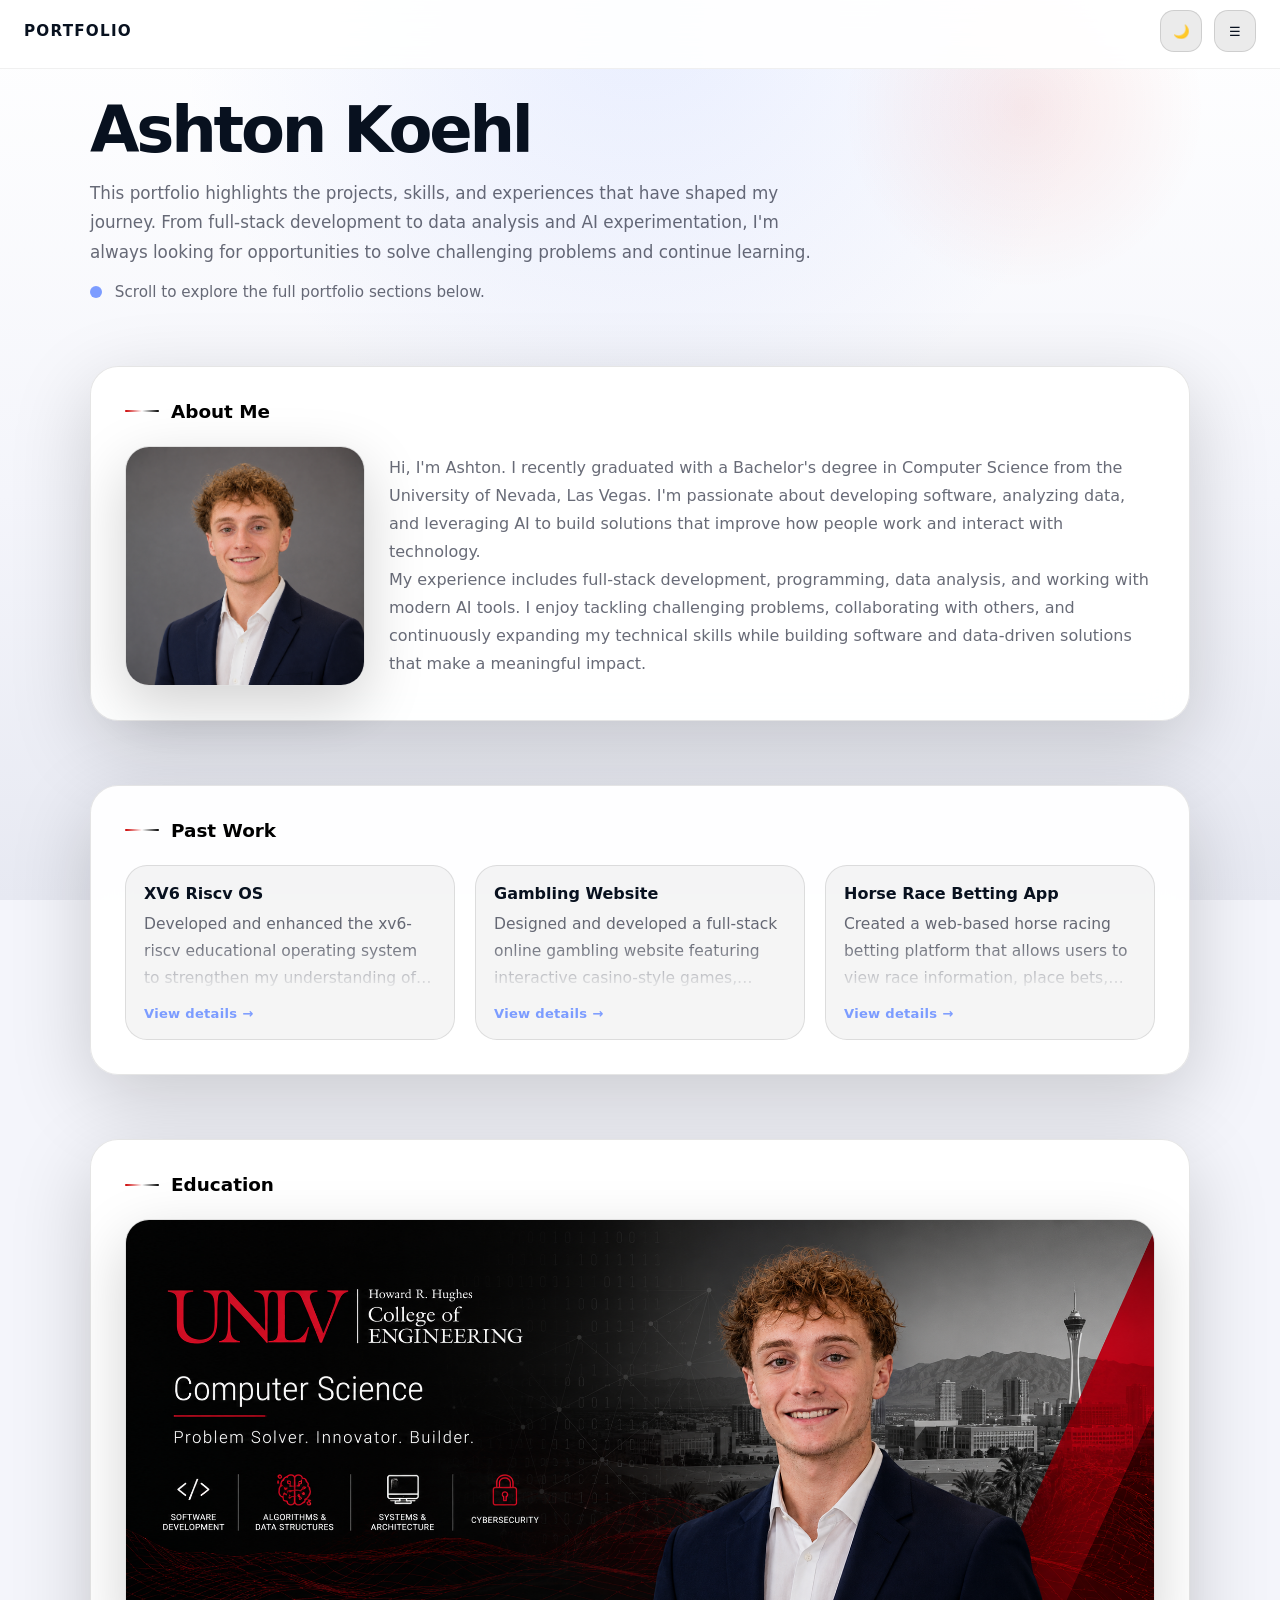
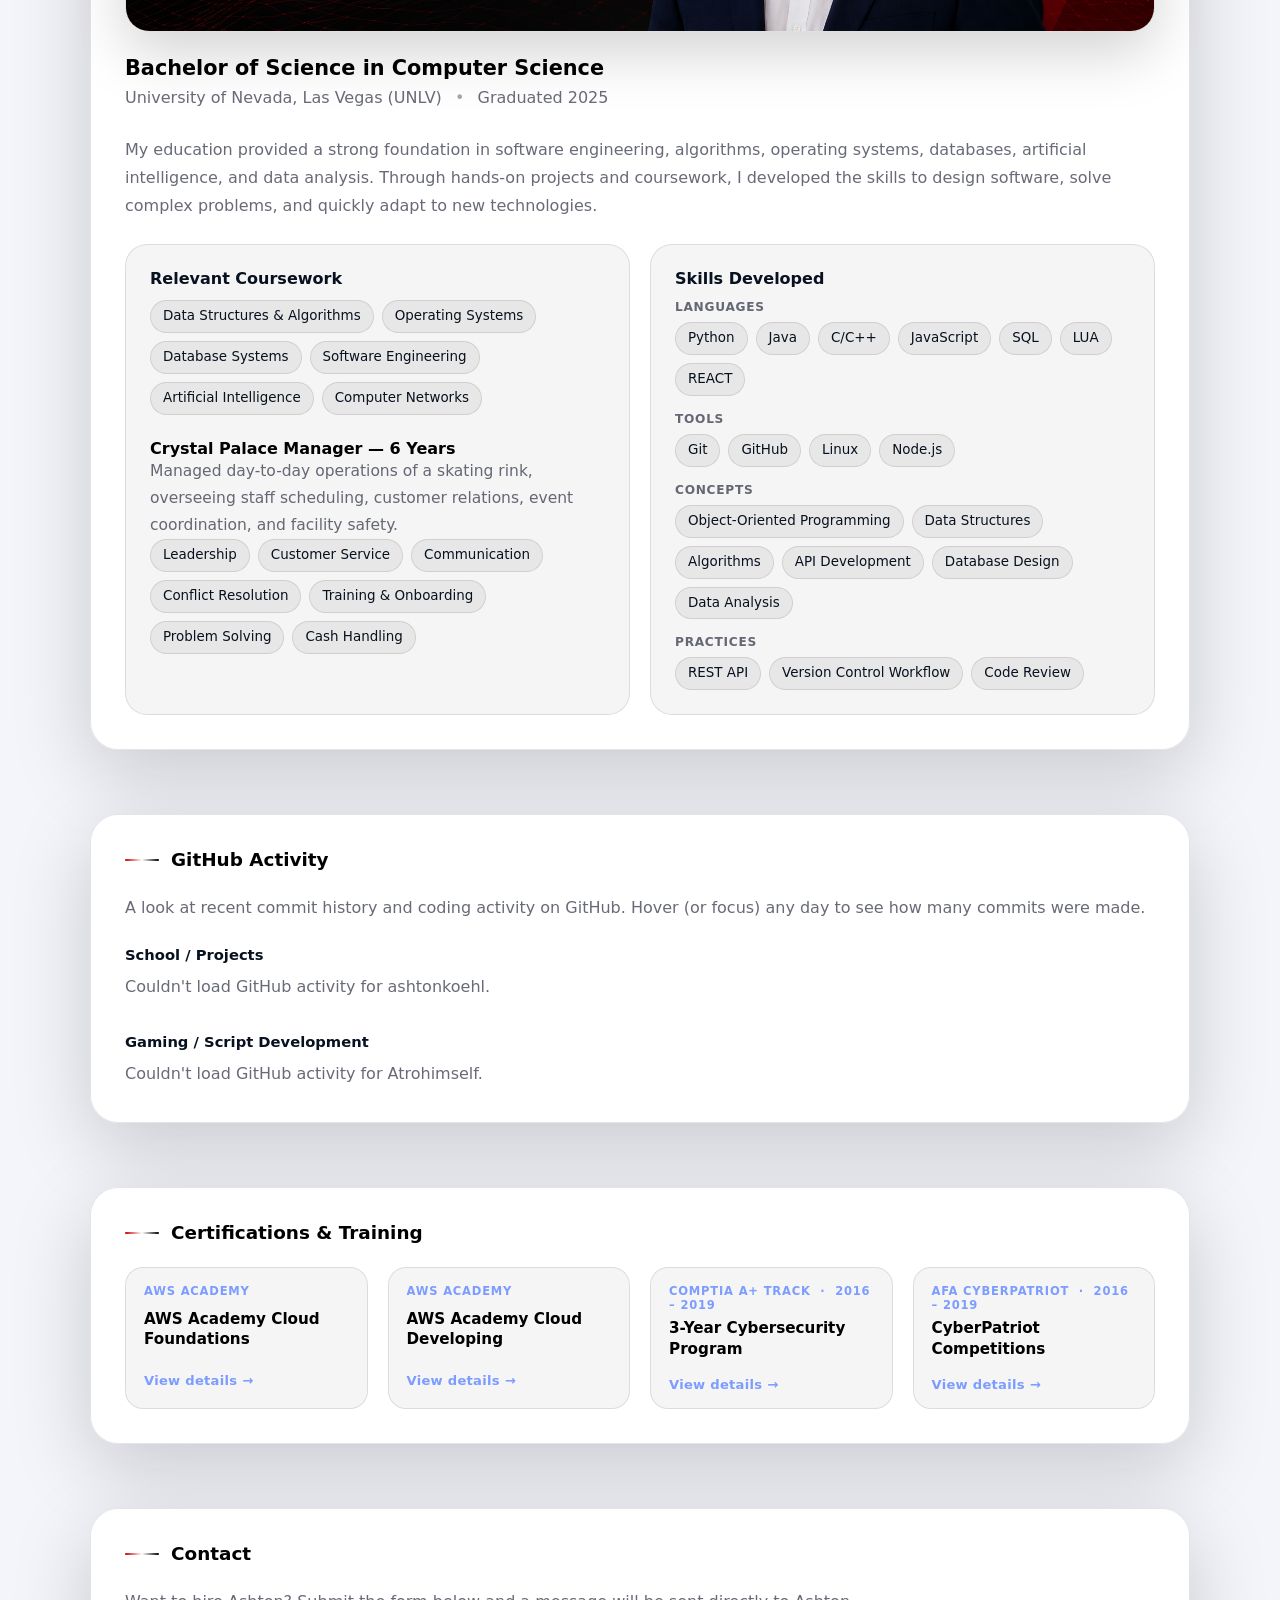
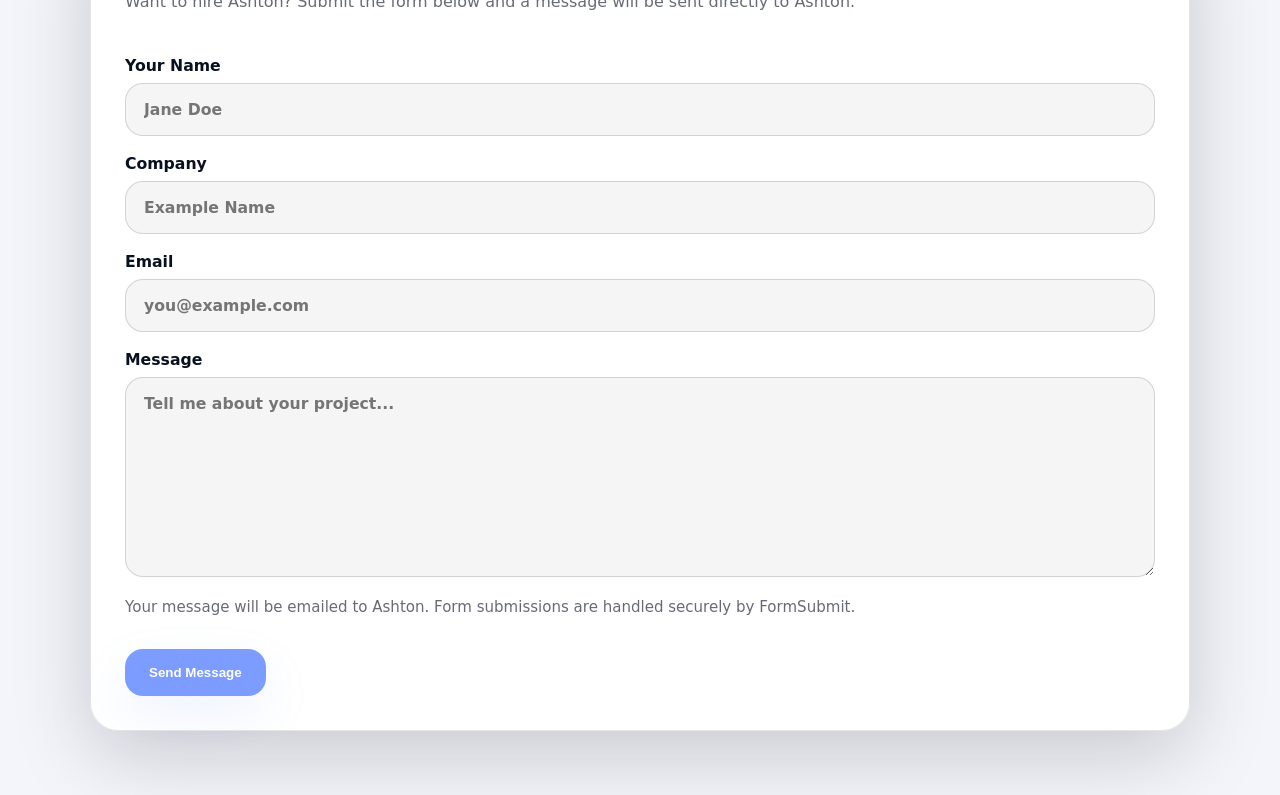
<file: index.html>
<!doctype html>
<html lang="en">
<head>
  <meta charset="utf-8" />
  <meta name="viewport" content="width=device-width,initial-scale=1" />
  <title>Ashton Koehl's Portfolio</title>
  <meta name="description" content="Portfolio of Ashton Koehl." />
  <meta property="og:title" content="Ashton Koehl" />
  <meta property="og:description" content="Minimal portfolio for Ashton Koehl with subtle motion and a modern hero." />
  <meta property="og:type" content="website" />
  <meta name="theme-color" content="#1b1f35" />
  <link rel="stylesheet" href="css/styles.css" />
</head>
<body>
  <header>
    <a class="brand" href="#">Portfolio</a>
    <div class="header-actions">
      <button class="theme-button" id="themeToggle" aria-label="Toggle dark mode">🌙</button>
      <div class="nav-bar" id="navBar">
        <button class="menu-button" id="menuToggle" aria-expanded="false" aria-label="Open navigation menu" aria-controls="navMenu">
          <span class="menu-icon">☰</span>
          <span class="menu-label">About Me</span>
        </button>
        <nav class="nav-menu" id="navMenu">
          <a href="#past-work">Past Work</a>
          <a href="#education">Education</a>
          <a href="#github">GitHub Activity</a>
          <a href="#certifications">Certifications</a>
          <a href="#contact">Contact</a>
        </nav>
      </div>
    </div>
  </header>

  <main>
    <section class="hero" id="hero">
      <div class="intro">
        <h1 class="hero-title">Ashton Koehl</h1>
        <p class="subline">This portfolio highlights the projects, skills, and experiences that have shaped my journey. From full-stack development to data analysis and AI experimentation, I'm always looking for opportunities to solve challenging problems and continue learning.</p>
        <div class="scroll-hint"><span></span>Scroll to explore the full portfolio sections below.</div>
      </div>
    </section>

    <section class="panel content-section" id="about">
      <h2 class="section-title">About Me</h2>
      <div class="about-grid">
        <img src="images/headshot.png" alt="Headshot of Ashton Koehl" />
        <div>
          <p>Hi, I'm Ashton. I recently graduated with a Bachelor's degree in Computer Science from the University of Nevada, Las Vegas. I'm passionate about developing software, analyzing data, and leveraging AI to build solutions that improve how people work and interact with technology.</p>
          <p>My experience includes full-stack development, programming, data analysis, and working with modern AI tools. I enjoy tackling challenging problems, collaborating with others, and continuously expanding my technical skills while building software and data-driven solutions that make a meaningful impact.</p>
        </div>
      </div>
    </section>

    <section class="panel content-section" id="past-work">
      <h2 class="section-title">Past Work</h2>
      <div class="cards">
        <article class="card" tabindex="0" role="button" aria-haspopup="dialog" data-image="images/xv6.png" data-credit="Image taken from Medium.com">
          <h3>XV6 Riscv OS</h3>
          <p>Developed and enhanced the xv6-riscv educational operating system to strengthen my understanding of operating system concepts and low-level programming. Implemented and modified core kernel functionality, including process management, memory management, system calls, and scheduling algorithms. This project provided experience with C programming, debugging, concurrency, and the interaction between hardware and software at the operating system level.</p>
        </article>
        <article class="card" tabindex="0" role="button" aria-haspopup="dialog">
          <h3>Gambling Website</h3>
          <p>Designed and developed a full-stack online gambling website featuring interactive casino-style games, secure user authentication, and real-time account management. Built both the front-end and back-end while integrating databases to store user accounts, balances, and game history. Focused on creating a responsive user interface, efficient server-side logic, and scalable architecture while applying best practices in web development and software design.</p>
        </article>
        <article class="card" tabindex="0" role="button" aria-haspopup="dialog" data-image="images/horse-site.png">
          <h3>Horse Race Betting App</h3>
          <p>Created a web-based horse racing betting platform that allows users to view race information, place bets, and track betting results. Developed features including user authentication, dynamic race listings, betting logic, and database integration for storing user and wager information. This project strengthened my experience with full-stack development, database management, API integration, and creating intuitive, data-driven web applications.</p>
        </article>
      </div>
    </section>

    

    <section class="panel content-section" id="education">
      <h2 class="section-title">Education</h2>

      <div class="school-banner">
        <img src="images/banner.png" alt="School banner image" />
      </div>

      <div class="education-header">
        <h3 class="education-degree">Bachelor of Science in Computer Science</h3>
        <p class="education-meta">University of Nevada, Las Vegas (UNLV) <span class="meta-dot">•</span> Graduated 2025</p>
      </div>

      <p>My education provided a strong foundation in software engineering, algorithms, operating systems, databases, artificial intelligence, and data analysis. Through hands-on projects and coursework, I developed the skills to design software, solve complex problems, and quickly adapt to new technologies.</p>

      <div class="cards education-grid">
        <article class="card">
          <h3>Relevant Coursework</h3>
          <ul class="tag-list">
            <li>Data Structures &amp; Algorithms</li>
            <li>Operating Systems</li>
            <li>Database Systems</li>
            <li>Software Engineering</li>
            <li>Artificial Intelligence</li>
            <li>Computer Networks</li>
          </ul>
          <h3 class="edu-work-title">Crystal Palace Manager — 6 Years</h3>
          <div class="skill-group edu-work-group">
            <p class="edu-work-desc">Managed day-to-day operations of a skating rink, overseeing staff scheduling, customer relations, event coordination, and facility safety.</p>
            <ul class="tag-list">
              <li>Leadership</li>
              <li>Customer Service</li>
              <li>Communication</li>
              <li>Conflict Resolution</li>
              <li>Training &amp; Onboarding</li>
              <li>Problem Solving</li>
              <li>Cash Handling</li>
            </ul>
          </div>
        </article>
        <article class="card">
          <h3>Skills Developed</h3>
          <div class="skill-group">
            <span class="skill-group-label">Languages</span>
            <ul class="tag-list">
              <li>Python</li>
              <li>Java</li>
              <li>C/C++</li>
              <li>JavaScript</li>
              <li>SQL</li>
              <li>LUA</li>
              <li>REACT</li>
            </ul>
          </div>
          <div class="skill-group">
            <span class="skill-group-label">Tools</span>
            <ul class="tag-list">
              <li>Git</li>
              <li>GitHub</li>
              <li>Linux</li>
              <li>Node.js</li>
            </ul>
          </div>
          <div class="skill-group">
            <span class="skill-group-label">Concepts</span>
            <ul class="tag-list">
              <li>Object-Oriented Programming</li>
              <li>Data Structures</li>
              <li>Algorithms</li>
              <li>API Development</li>
              <li>Database Design</li>
              <li>Data Analysis</li>
            </ul>
          </div>
          <div class="skill-group">
            <span class="skill-group-label">Practices</span>
            <ul class="tag-list">
              <li>REST API</li>
              <li>Version Control Workflow</li>
              <li>Code Review</li>
            </ul>
          </div>
        </article>
      </div>
    </section>

    <section class="panel content-section" id="github">
      <h2 class="section-title">GitHub Activity</h2>
      <p>A look at recent commit history and coding activity on GitHub. Hover (or focus) any day to see how many commits were made.</p>
      <div class="github-charts">
        <div class="contrib-chart" data-username="ashtonkoehl" data-rgb="124,156,255">
          <div class="contrib-chart-header">
            <a class="contrib-chart-title" href="https://github.com/ashtonkoehl" target="_blank" rel="noopener noreferrer">School / Projects</a>
            <span class="contrib-chart-total"></span>
          </div>
          <div class="contrib-scroll">
            <div class="contrib-months"></div>
            <div class="contrib-weeks"></div>
          </div>
        </div>
        <div class="contrib-chart" data-username="Atrohimself" data-rgb="204,0,0">
          <div class="contrib-chart-header">
            <a class="contrib-chart-title" href="https://github.com/Atrohimself" target="_blank" rel="noopener noreferrer">Gaming / Script Development</a>
            <span class="contrib-chart-total"></span>
          </div>
          <div class="contrib-scroll">
            <div class="contrib-months"></div>
            <div class="contrib-weeks"></div>
          </div>
        </div>
      </div>
    </section>

    <section class="panel content-section" id="certifications">
      <h2 class="section-title">Certifications &amp; Training</h2>
      <div class="cards">
        <article class="cert-card" tabindex="0" role="button" aria-haspopup="dialog"
          data-description="Covered core AWS cloud concepts including global infrastructure, security, compliance, pricing models, and key services across compute, storage, networking, and databases. Built a solid understanding of cloud architecture principles and the AWS shared responsibility model.">
          <span class="cert-issuer">AWS Academy</span>
          <h3 class="cert-name">AWS Academy Cloud Foundations</h3>
        </article>
        <article class="cert-card" tabindex="0" role="button" aria-haspopup="dialog"
          data-description="Focused on developing, deploying, and debugging cloud-native applications using AWS services including Lambda, API Gateway, DynamoDB, S3, and Elastic Beanstalk. Strengthened skills in serverless architecture and building scalable cloud solutions.">
          <span class="cert-issuer">AWS Academy</span>
          <h3 class="cert-name">AWS Academy Cloud Developing</h3>
        </article>
        <article class="cert-card" tabindex="0" role="button" aria-haspopup="dialog"
          data-description="Completed a three-year high school cybersecurity program focused on building toward the CompTIA A+ certification. Coursework covered network security, system hardening, basic digital forensics, and security best practices."
          data-tags="Network Security,System Hardening,Digital Forensics,Security Best Practices,CompTIA A+ Track">
          <span class="cert-issuer">CompTIA A+ Track &nbsp;·&nbsp; 2016 – 2019</span>
          <h3 class="cert-name">3-Year Cybersecurity Program</h3>
        </article>
        <article class="cert-card" tabindex="0" role="button" aria-haspopup="dialog"
          data-description="Competed in the Air Force Association's CyberPatriot program multiple times over three years, defending live operating system images against scored vulnerabilities. Developed hands-on experience securing Windows and Linux environments under competition conditions."
          data-tags="Windows Hardening,Linux Security,Vulnerability Remediation,Team Competition">
          <span class="cert-issuer">AFA CyberPatriot &nbsp;·&nbsp; 2016 – 2019</span>
          <h3 class="cert-name">CyberPatriot Competitions</h3>
        </article>
      </div>
    </section>

    <section class="panel content-section" id="contact">
      <h2 class="section-title">Contact</h2>
      <p>Want to hire Ashton? Submit the form below and a message will be sent directly to Ashton.</p>
      <form class="contact-form" action="https://formsubmit.co/koehlashton@gmail.com" method="POST">
        <input type="hidden" name="_subject" value="New portfolio inquiry" />
        <input type="hidden" name="_captcha" value="false" />
        <input type="hidden" name="_next" value="https://ashtonkoehl.github.io/?sent=1#contact" />
        <input type="hidden" name="_error" value="https://ashtonkoehl.github.io/?error=1#contact" />
        <div class="form-success" id="formSuccess">Thanks! Your message has been sent and I will get back to you soon.</div>
        <label>
          Your Name
          <input type="text" name="name" required placeholder="Jane Doe" />
        </label>
        <label>
          Company
          <input type="text" name="company" placeholder="Example Name" />
        </label>
        <label>
          Email
          <input type="email" name="email" required placeholder="you@example.com" />
        </label>
        <label>
          Message
          <textarea name="message" required placeholder="Tell me about your project..."></textarea>
        </label>
        <p class="hint">Your message will be emailed to Ashton. Form submissions are handled securely by FormSubmit.</p>
        <div class="form-actions">
          <button type="submit">Send Message</button>
        </div>
      </form>
    </section>
  </main>

  <div class="modal-backdrop" id="submitModal" aria-hidden="true">
    <div class="modal" role="alertdialog" aria-modal="true" aria-labelledby="modalTitle" aria-describedby="modalText">
      <button class="modal-close" id="closeModal" aria-label="Close message">×</button>
      <h3 id="modalTitle">Message sent</h3>
      <p id="modalText">Thanks! Your message has been sent and I will get back to you soon.</p>
    </div>
  </div>

  <div class="modal-backdrop" id="projectModal" aria-hidden="true">
    <div class="modal modal-project" role="dialog" aria-modal="true" aria-labelledby="projectModalTitle">
      <button class="modal-close" id="closeProjectModal" aria-label="Close project details">×</button>
      <div class="modal-project-layout">
        <img class="modal-project-image" id="projectModalImage" alt="" />
        <div class="modal-project-body">
          <h3 id="projectModalTitle"></h3>
          <p id="projectModalText"></p>
          <ul class="tag-list modal-tags" id="projectModalTags"></ul>
          <p class="modal-project-credit" id="projectModalCredit"></p>
        </div>
      </div>
    </div>
  </div>

  <script src="js/main.js"></script>
</body>
</html>
</file>
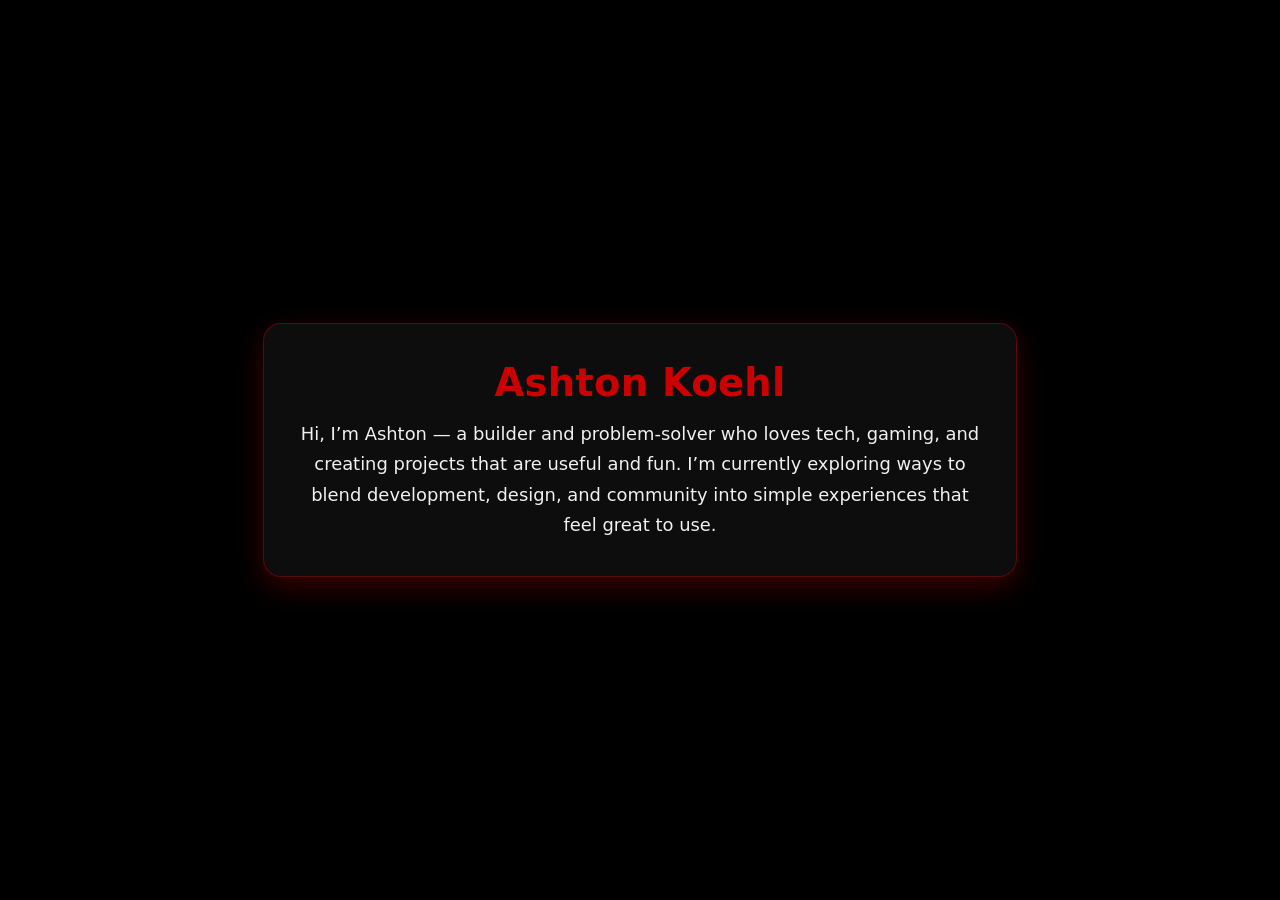
<file: frame.html>
<!doctype html>
<html lang="en">
<head>
  <meta charset="utf-8" />
  <meta name="viewport" content="width=device-width, initial-scale=1" />
  <title>Ashton Koehl</title>
  <meta name="description" content="Personal About Me page for Ashton Koehl." />

  <!-- Social preview (absolute URLs; put preview.png in the repo root) -->
  <meta property="og:title" content="Ashton Koehl" />
  <meta property="og:description" content="Learn more about Ashton Koehl." />
  <meta property="og:type" content="website" />
  <meta property="og:image" content="https://ashtonkoehl.github.io/static-site/preview.png" />
  <meta name="theme-color" content="#cc0000" />

  <!-- Optional Farcaster preview image (no buttons/actions) -->
  <meta property="fc:frame" content="vNext" />
  <meta property="fc:frame:image" content="https://ashtonkoehl.github.io/static-site/preview.png" />

  <!-- Ensure relative links resolve under /static-site/ if you add assets later -->
  <base href="/static-site/">

  <style>
    :root {
      --bg: #000000;     /* black */
      --fg: #ffffff;     /* white text */
      --accent: #cc0000; /* red */
    }
    html, body { height: 100%; margin: 0; }
    body {
      display: grid;
      place-items: center;
      background: var(--bg);
      color: var(--fg);
      font-family: ui-sans-serif, system-ui, -apple-system, "Segoe UI", Roboto, Helvetica, Arial, sans-serif;
    }
    main {
      max-width: 680px;
      width: min(92vw, 680px);
      padding: 36px;
      border-radius: 18px;
      background: rgba(255,255,255,0.05);
      border: 1px solid rgba(204,0,0,0.4);
      box-shadow: 0 10px 28px rgba(204,0,0,0.28);
      text-align: center;
    }
    h1 {
      margin: 0 0 14px;
      font-size: 2.4rem;
      color: var(--accent);
      letter-spacing: .3px;
    }
    p {
      margin: 0;
      font-size: 1.12rem;
      line-height: 1.7;
      color: #f0f0f0;
    }
  </style>
</head>
<body>
  <main role="main">
    <h1>Ashton Koehl</h1>
    <p>
      Hi, I’m Ashton — a builder and problem-solver who loves tech, gaming, and creating projects that are useful and fun.
      I’m currently exploring ways to blend development, design, and community into simple experiences that feel great to use.
    </p>
  </main>
</body>
</html>
</file>
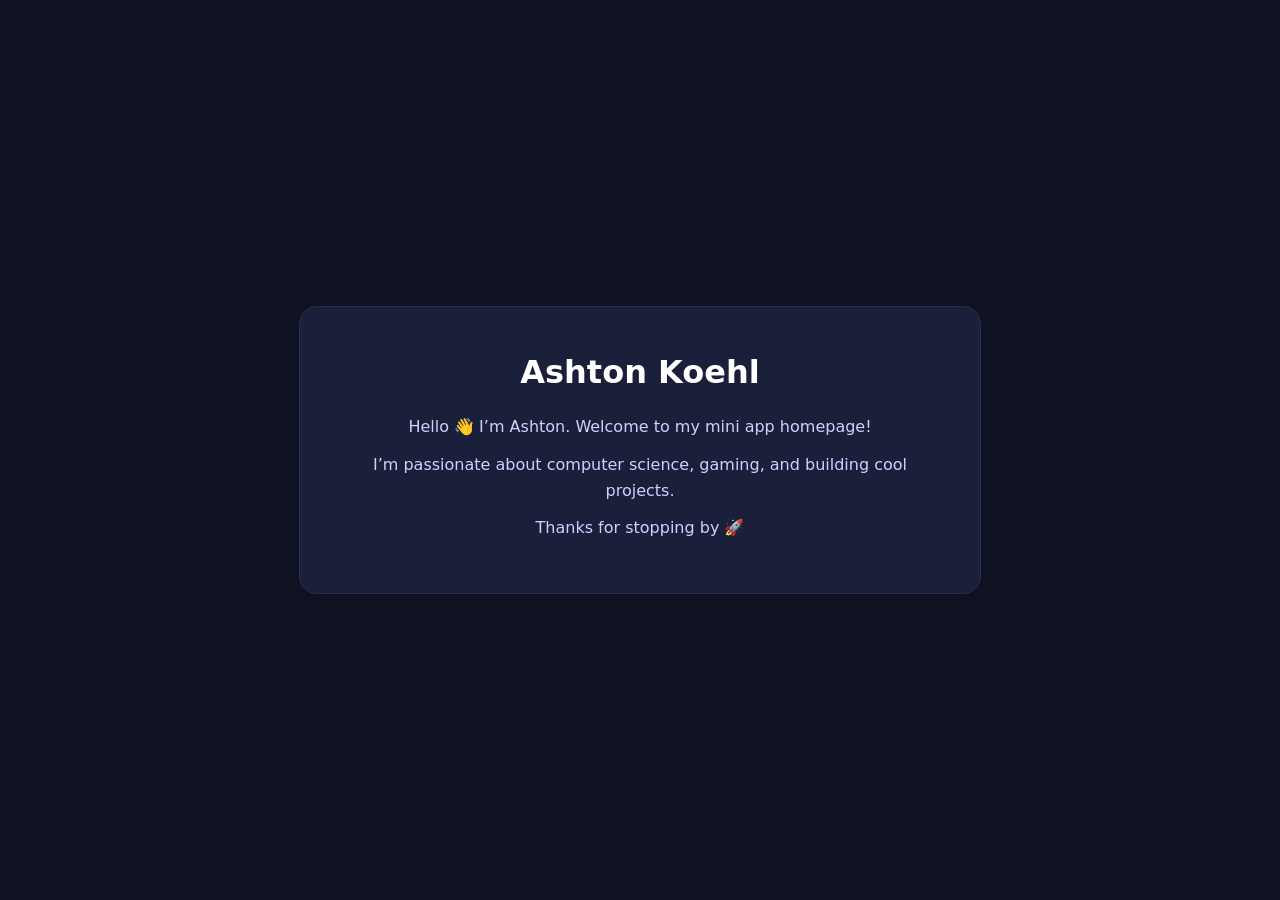
<file: miniapp.html>
<!doctype html>
<html lang="en">
<head>
  <meta charset="utf-8" />
  <meta name="viewport" content="width=device-width,initial-scale=1" />
  <title>Ashton Koehl</title>

  <!-- Mini App Embed for casts -->
  <meta name="fc:miniapp" content='{
    "version":"1",
    "imageUrl":"https://AshtonKoehl.github.io/static-site/card.png",
    "button":{"title":"Open Profile","action":{
      "type":"launch_frame",
      "name":"About Ashton",
      "url":"https://AshtonKoehl.github.io/static-site/",
      "splashImageUrl":"https://AshtonKoehl.github.io/static-site/icon.png",
      "splashBackgroundColor":"#7047EB"
    }}
  }' />

  <meta property="og:title" content="Ashton Koehl" />
  <meta property="og:description" content="Tap to open my mini app." />
  <meta property="og:image" content="https://AshtonKoehl.github.io/static-site/card.png" />
  <meta name="theme-color" content="#7047EB" />

  <style>
    body {
      margin: 0;
      min-height: 100vh;
      display: grid;
      place-items: center;
      background: #0f1220;
      color: #fff;
      font: 16px/1.6 system-ui, -apple-system, Segoe UI, Roboto, Helvetica, Arial;
    }
    .card {
      width: min(92vw, 600px);
      padding: 40px;
      border-radius: 18px;
      background: #1a1f3a;
      border: 1px solid #2a2f54;
      text-align: center;
    }
    h1 {
      margin: 0 0 16px;
      font-size: 2rem;
    }
    p {
      margin: 0 0 12px;
      color: #cfd1ff;
    }
  </style>
</head>
<body>
  <main class="card">
    <h1>Ashton Koehl</h1>
    <p>Hello 👋 I’m Ashton. Welcome to my mini app homepage!</p>
    <p>I’m passionate about computer science, gaming, and building cool projects.</p>
    <p>Thanks for stopping by 🚀</p>
  </main>

  <!-- Call ready() when client loads -->
  <script type="module">
    let sdk;
    try {
      ({ sdk } = await import("https://esm.sh/@farcaster/miniapp-sdk"));
      await sdk.actions.ready(); // hides splash screen in Farcaster clients
    } catch (e) {
      console.warn("Miniapp SDK not available", e);
    }
  </script>
</body>
</html>
</file>
<file: css/styles.css>
:root {
  --bg: #05060a;
  --surface: rgba(255,255,255,.05);
  --text: #f6f7fb;
  --text-strong: #ffffff;
  --muted: rgba(246,247,251,.72);
  --accent: #7c9cff;
  --accent-strong: #cc0000;
  --panel-bg: #14161f;
  --panel-border: rgba(255,255,255,.08);
  --header-bg: rgba(5,6,10,.88);
  --card-bg: rgba(255,255,255,.03);
  --card-border: rgba(255,255,255,.08);
  --dot: rgba(255,255,255,.16);
  --overlay-rgb: 255,255,255;
}
.light-mode {
  --bg: #f4f5fb;
  --surface: rgba(0,0,0,.04);
  --text: #08111f;
  --text-strong: #000000;
  --muted: rgba(18,24,43,.64);
  --accent: #7c9cff;
  --accent-strong: #cc0000;
  --panel-bg: #ffffff;
  --panel-border: rgba(0,0,0,.08);
  --header-bg: rgba(255,255,255,.9);
  --card-bg: rgba(255,255,255,.95);
  --card-border: rgba(0,0,0,.1);
  --dot: rgba(18,24,43,.14);
  --overlay-rgb: 0,0,0;
}
*, *::before, *::after { box-sizing: border-box; }
html { scroll-behavior: smooth; }
body {
  margin: 0;
  min-height: 100vh;
  font-family: Inter, ui-sans-serif, system-ui, -apple-system, "Segoe UI", sans-serif;
  background: var(--bg);
  color: var(--text);
  overflow-x: hidden;
  position: relative;
}
body::before,
body::after {
  content: "";
  position: fixed;
  inset: 0;
  pointer-events: none;
  z-index: -1;
}
body::before {
  background: radial-gradient(circle at top, rgba(84,90,138,.24), transparent 42%),
              radial-gradient(circle at 80% 12%, rgba(204,0,0,.18), transparent 12%),
              linear-gradient(180deg, rgba(15,18,34,.88) 0%, rgba(5,6,10,.96) 60%, rgba(0,0,0,1) 100%);
  opacity: 1;
  transition: opacity .3s ease;
}
.light-mode body::before {
  background: radial-gradient(circle at top, rgba(124,156,255,.16), transparent 42%),
              radial-gradient(circle at 80% 12%, rgba(204,0,0,.08), transparent 14%),
              linear-gradient(180deg, #ffffff 0%, #f4f5fb 55%, #e7e9f2 100%);
}
.light-mode body::after {
  opacity: .12;
}
body::after {
  background-image:
    radial-gradient(circle at 4% 10%, rgba(255,255,255,.95) 1px, transparent 0),
    radial-gradient(circle at 9% 25%, rgba(255,255,255,.7) 1px, transparent 0),
    radial-gradient(circle at 13% 50%, rgba(255,255,255,.5) 0.7px, transparent 0),
    radial-gradient(circle at 16% 82%, rgba(255,255,255,.4) 0.8px, transparent 0),
    radial-gradient(circle at 21% 18%, rgba(255,255,255,.88) 1px, transparent 0),
    radial-gradient(circle at 24% 44%, rgba(255,255,255,.66) 0.9px, transparent 0),
    radial-gradient(circle at 28% 65%, rgba(255,255,255,.55) 0.85px, transparent 0),
    radial-gradient(circle at 33% 10%, rgba(255,255,255,.8) 1px, transparent 0),
    radial-gradient(circle at 37% 76%, rgba(255,255,255,.45) 0.75px, transparent 0),
    radial-gradient(circle at 42% 34%, rgba(255,255,255,.65) 0.9px, transparent 0),
    radial-gradient(circle at 47% 58%, rgba(255,255,255,.3) 0.7px, transparent 0),
    radial-gradient(circle at 52% 86%, rgba(255,255,255,.55) 0.95px, transparent 0),
    radial-gradient(circle at 58% 19%, rgba(255,255,255,.7) 1px, transparent 0),
    radial-gradient(circle at 62% 43%, rgba(255,255,255,.45) 0.8px, transparent 0),
    radial-gradient(circle at 66% 70%, rgba(255,255,255,.2) 0.6px, transparent 0),
    radial-gradient(circle at 69% 32%, rgba(255,255,255,.78) 1px, transparent 0),
    radial-gradient(circle at 73% 55%, rgba(255,255,255,.5) 0.75px, transparent 0),
    radial-gradient(circle at 78% 11%, rgba(255,255,255,.6) 0.9px, transparent 0),
    radial-gradient(circle at 82% 72%, rgba(255,255,255,.35) 0.8px, transparent 0),
    radial-gradient(circle at 86% 29%, rgba(255,255,255,.3) 0.7px, transparent 0),
    radial-gradient(circle at 90% 86%, rgba(255,255,255,.18) 0.6px, transparent 0),
    radial-gradient(circle at 94% 53%, rgba(255,255,255,.5) 0.7px, transparent 0),
    radial-gradient(circle at 58% 11%, rgba(255,255,255,.68) 0.9px, transparent 0),
    radial-gradient(circle at 35% 91%, rgba(255,255,255,.25) 0.6px, transparent 0);
  background-repeat: repeat;
  transform: translateY(calc(var(--scroll, 0) * 0.35px));
  filter: blur(0.08px);
  opacity: 1;
}
header {
  position: fixed;
  inset: 0 0 auto 0;
  z-index: 20;
  display: flex;
  align-items: center;
  justify-content: space-between;
  gap: 18px;
  padding: 10px 24px 16px;
  backdrop-filter: blur(18px);
  background: var(--header-bg);
  border-bottom: 1px solid rgba(var(--overlay-rgb),.06);
}
.brand {
  font-size: 0.95rem;
  font-weight: 700;
  letter-spacing: 0.08em;
  text-transform: uppercase;
  color: var(--text);
  text-decoration: none;
}
.header-actions {
  --nav-w: 280px;
  --slide-duration: .2s;
  --drop-duration: .26s;
  --drop-delay: .1s;
  --close-duration: .1s;
  display: flex;
  align-items: center;
  gap: 12px;
}
.menu-button,
.theme-button {
  display: inline-flex;
  align-items: center;
  justify-content: center;
  width: 42px;
  height: 42px;
  border: 1px solid rgba(var(--overlay-rgb),.12);
  border-radius: 14px;
  background: rgba(var(--overlay-rgb),.08);
  color: var(--text);
  cursor: pointer;
  transition: background .2s ease, transform .2s ease, border-radius .2s ease;
}
.menu-button:hover,
.theme-button:hover {
  transform: translateY(-1px);
  background: rgba(var(--overlay-rgb),.14);
}
.theme-button {
  transition: background .2s ease, transform .2s ease, opacity .3s ease var(--close-duration);
}
.header-actions.menu-open .theme-button {
  opacity: 0;
  pointer-events: none;
  transition: background .2s ease, transform .2s ease, opacity .3s ease;
}
/* Opening is a two-step move: the button slides left into a full-width
   cap that becomes the "About Me" link, then the rest of the list
   drops open beneath it. Closing collapses everything at once and
   fast, so the small button reappears almost instantly; the dark-mode
   button waits for that close to finish before fading back in. */
.nav-bar {
  position: relative;
  width: 42px;
  height: 42px;
}
.menu-button {
  position: absolute;
  top: 0;
  right: 0;
  z-index: 2;
  overflow: hidden;
  transition: background .2s ease, transform .2s ease, border-radius .2s ease,
              width var(--close-duration) ease;
}
.menu-icon,
.menu-label {
  position: absolute;
  inset: 0;
  display: flex;
  align-items: center;
  white-space: nowrap;
  transition: opacity .2s ease;
}
.menu-icon {
  justify-content: center;
}
.menu-label {
  justify-content: flex-start;
  padding-left: 18px;
  opacity: 0;
  font-size: 0.94rem;
  font-weight: 600;
  text-transform: uppercase;
  color: var(--text);
}
.nav-bar.open .menu-button {
  width: var(--nav-w);
  transition: background .2s ease, transform .2s ease, border-radius .2s ease,
              width var(--slide-duration) cubic-bezier(.4,0,.2,1);
  border-bottom-left-radius: 0;
  border-bottom-right-radius: 0;
  border-bottom-color: rgba(var(--overlay-rgb),.08);
  background: var(--panel-bg);
}
.nav-bar.open .menu-button:hover {
  background: var(--panel-bg);
  /* The -1px hover lift opens a sliver below the button; this extra
     shadow paints over it in the panel color so the dark header behind
     it never shows through the gap. */
  box-shadow: inset 0 0 0 999px rgba(var(--overlay-rgb),.06), 0 1px 0 0 var(--panel-bg);
}
.nav-bar.open .menu-button:hover .menu-label {
  color: var(--text-strong);
}
.nav-bar.open .menu-icon {
  opacity: 0;
}
.nav-bar.open .menu-label {
  opacity: 1;
  transition-delay: .06s;
}
.nav-menu {
  position: absolute;
  top: 100%;
  right: 0;
  width: var(--nav-w);
  max-height: 0;
  overflow: hidden;
  opacity: 0;
  pointer-events: none;
  transform-origin: top;
  transform: scaleY(0.96);
  transition: transform var(--close-duration) ease,
              opacity var(--close-duration) ease,
              max-height var(--close-duration) ease;
  display: flex;
  flex-direction: column;
  border: 1px solid var(--card-border);
  border-top: none;
  border-radius: 0 0 14px 14px;
  background: var(--panel-bg);
  box-shadow: 0 24px 80px rgba(0,0,0,.18);
  z-index: 1;
}
.nav-bar.open .nav-menu {
  max-height: 520px;
  opacity: 1;
  pointer-events: auto;
  transform: scaleY(1);
  transition: transform var(--drop-duration) cubic-bezier(.4,0,.2,1) var(--drop-delay),
              opacity .2s ease var(--drop-delay),
              max-height var(--drop-duration) cubic-bezier(.4,0,.2,1) var(--drop-delay);
}
nav a {
  position: relative;
  z-index: 1;
  color: var(--text);
  text-decoration: none;
  font-size: 0.94rem;
  font-weight: 600;
  text-transform: uppercase;
  padding: 14px 18px;
  transition: color .25s ease, transform .25s ease, background .25s ease;
  border-bottom: 1px solid rgba(var(--overlay-rgb),.08);
}
nav a:hover {
  color: var(--text-strong);
  transform: translateY(-1px);
  background: rgba(var(--overlay-rgb),.06);
}
nav a:last-child {
  border-bottom: none;
}
@media (max-width: 760px) {
  header {
    flex-direction: column;
    align-items: stretch;
    padding: 16px 18px;
  }
  .header-actions {
    justify-content: space-between;
    width: 100%;
  }
  .menu-button {
    display: inline-flex;
  }
  .nav-bar {
    --nav-w: calc(100vw - 36px);
  }
  main { padding: 170px 18px 48px; }
}
main {
  position: relative;
  min-height: 100vh;
  display: grid;
  place-items: center;
  padding: 100px 24px 64px;
}
.hero {
  width: min(1100px, 100%);
  display: grid;
  gap: 48px;
  scroll-margin-top: 96px;
}
.hero-title {
  margin: 0;
  font-size: clamp(3rem, 5vw, 5.2rem);
  line-height: 0.95;
  letter-spacing: -0.05em;
  max-width: 11ch;
  opacity: 0;
  transform: translateY(20px) scale(0.98);
  animation: reveal 0.9s ease-out 0.2s forwards;
}
.subline {
  margin: 18px 0 0;
  color: var(--muted);
  font-size: 1.05rem;
  line-height: 1.75;
  max-width: 46rem;
}
.panel {
  display: grid;
  gap: 24px;
  background: var(--card-bg);
  border: 1px solid var(--card-border);
  backdrop-filter: blur(18px);
  border-radius: 28px;
  padding: 34px;
  box-shadow: 0 24px 80px rgba(0,0,0,.18);
}
.panel h2 {
  margin: 0;
  font-size: 1.15rem;
  color: var(--text-strong);
}
.panel p {
  margin: 0;
  color: var(--muted);
  font-size: 1rem;
  line-height: 1.75;
}
.cards {
  display: grid;
  gap: 20px;
  grid-template-columns: repeat(auto-fit, minmax(220px, 1fr));
}
.about-grid {
  display: grid;
  grid-template-columns: minmax(180px, 240px) 1fr;
  gap: 24px;
  align-items: center;
}
.about-grid img {
  width: 100%;
  border-radius: 24px;
  border: 1px solid rgba(var(--overlay-rgb),.12);
  box-shadow: 0 20px 60px rgba(0,0,0,.18);
  object-fit: cover;
  aspect-ratio: 1 / 1;
  max-height: 320px;
}
.school-banner {
  width: 100%;
  border-radius: 24px;
  overflow: hidden;
  border: 1px solid rgba(var(--overlay-rgb),.12);
  box-shadow: 0 20px 60px rgba(0,0,0,.18);
}
.school-banner img {
  width: 100%;
  display: block;
  object-fit: cover;
}
.education-header {
  display: grid;
  gap: 4px;
}
.education-degree {
  margin: 0;
  font-size: 1.3rem;
  color: var(--text-strong);
}
.education-meta {
  margin: 0;
  color: var(--muted);
  font-size: 0.92rem;
}
.education-meta .meta-dot {
  margin: 0 8px;
  opacity: .6;
}
.skill-group {
  margin-top: 16px;
}
.skill-group:first-of-type {
  margin-top: 0;
}
.card h3.edu-work-title {
  margin: 24px 0 0;
  font-size: 1rem;
  font-weight: 700;
  color: var(--text-strong);
}
.edu-work-group {
  margin-top: 12px;
}
.edu-work-desc {
  margin: 8px 0 12px;
  color: var(--muted);
  font-size: 0.9rem;
  line-height: 1.65;
}
.skill-group-label {
  display: block;
  margin-bottom: 8px;
  font-size: 0.76rem;
  font-weight: 700;
  letter-spacing: 0.06em;
  text-transform: uppercase;
  color: var(--muted);
}
.tag-list {
  display: flex;
  flex-wrap: wrap;
  gap: 8px;
  margin: 0;
  padding: 0;
  list-style: none;
}
.tag-list li {
  padding: 6px 12px;
  border-radius: 999px;
  background: rgba(var(--overlay-rgb),.06);
  border: 1px solid var(--card-border);
  color: var(--text);
  font-size: 0.84rem;
  line-height: 1.4;
}
.github-charts {
  display: grid;
  grid-template-columns: 1fr;
  gap: 32px;
}
.contrib-chart {
  display: grid;
  gap: 10px;
}
.contrib-chart-header {
  display: flex;
  align-items: baseline;
  justify-content: space-between;
  gap: 10px;
}
.contrib-chart-title {
  font-size: 0.92rem;
  font-weight: 700;
  color: var(--text);
  text-decoration: none;
}
.contrib-chart-title:hover {
  color: var(--text-strong);
}
.contrib-chart-total {
  font-size: 0.8rem;
  color: var(--muted);
  white-space: nowrap;
}
.contrib-months {
  display: flex;
  gap: 2px;
  width: 100%;
  margin-bottom: 4px;
}
.contrib-month-label {
  flex: 1;
  font-size: 10px;
  color: var(--muted);
  white-space: nowrap;
  overflow: visible;
}
.contrib-weeks {
  display: flex;
  gap: 2px;
  width: 100%;
}
.contrib-week {
  display: flex;
  flex-direction: column;
  gap: 2px;
  flex: 1;
}
.contrib-day {
  width: 100%;
  aspect-ratio: 1 / 1;
  border-radius: 2px;
  background: rgba(var(--overlay-rgb),.08);
}
.contrib-day[tabindex] {
  cursor: default;
}
.contrib-day:focus-visible {
  outline: 2px solid var(--accent);
  outline-offset: 1px;
}
.contrib-error {
  margin: 0;
  color: var(--muted);
  font-size: 0.9rem;
}
.contrib-tooltip {
  position: fixed;
  z-index: 60;
  background: var(--panel-bg);
  border: 1px solid var(--card-border);
  color: var(--text);
  font-size: 0.82rem;
  padding: 6px 10px;
  border-radius: 10px;
  box-shadow: 0 12px 30px rgba(0,0,0,.25);
  opacity: 0;
  pointer-events: none;
  transform: translate(-50%, -100%);
  transition: opacity .12s ease;
  white-space: nowrap;
}
.contrib-tooltip.show {
  opacity: 1;
}
.card {
  padding: 24px;
  border-radius: 22px;
  border: 1px solid var(--card-border);
  background: var(--surface);
  transition: transform .28s ease, border-color .28s ease;
}
.cert-card {
  padding: 16px 18px;
  border-radius: 18px;
  border: 1px solid var(--card-border);
  background: var(--surface);
  display: grid;
  gap: 6px;
  transition: transform .28s ease, border-color .28s ease;
}
.cert-card:hover {
  transform: translateY(-4px);
  border-color: rgba(124,156,255,.35);
}
.cert-issuer {
  font-size: 0.72rem;
  font-weight: 700;
  letter-spacing: 0.07em;
  text-transform: uppercase;
  color: var(--accent);
}
.cert-name {
  margin: 0;
  font-size: 0.95rem;
  font-weight: 700;
  color: var(--text-strong);
  line-height: 1.35;
}
.cert-meta {
  margin: 0;
  font-size: 0.82rem;
  color: var(--muted);
}
.cert-desc {
  margin: 0;
  font-size: 0.88rem;
  color: var(--muted);
  line-height: 1.65;
}
#certifications .cert-card {
  cursor: pointer;
}
#certifications .cert-card::after {
  content: "View details →";
  display: block;
  margin-top: 12px;
  font-size: 0.82rem;
  font-weight: 600;
  color: var(--accent);
  letter-spacing: 0.02em;
  transition: transform .28s ease;
}
#certifications .cert-card:hover::after {
  transform: translateX(5px);
}
#certifications .cert-card:focus-visible {
  outline: 2px solid var(--accent);
  outline-offset: 2px;
}
.card:hover {
  transform: translateY(-6px);
  border-color: rgba(124,156,255,.35);
}
.card h3 {
  margin: 0 0 12px;
  font-size: 1rem;
}
.card p {
  margin: 0;
  color: var(--muted);
  font-size: 0.97rem;
  line-height: 1.75;
}
#past-work .card {
  padding: 18px;
  cursor: pointer;
}
#past-work .card h3 {
  margin: 0 0 8px;
}
#past-work .card p {
  display: -webkit-box;
  -webkit-box-orient: vertical;
  -webkit-line-clamp: 3;
  overflow: hidden;
  -webkit-mask-image: linear-gradient(to bottom, black 40%, transparent 100%);
  mask-image: linear-gradient(to bottom, black 40%, transparent 100%);
}
#past-work .card::after {
  content: "View details →";
  display: block;
  margin-top: 14px;
  font-size: 0.82rem;
  font-weight: 600;
  color: var(--accent);
  letter-spacing: 0.02em;
  transition: transform .28s ease;
}
#past-work .card:hover::after {
  transform: translateX(5px);
}
#past-work .card:focus-visible {
  outline: 2px solid var(--accent);
  outline-offset: 2px;
}
.modal-project-layout {
  display: grid;
  gap: 16px;
}
.modal-project-image {
  display: block;
  width: 100%;
  max-height: 280px;
  object-fit: contain;
  background: rgba(var(--overlay-rgb),.04);
  border: 1px solid var(--card-border);
  border-radius: 16px;
}
.modal-project-image[hidden] {
  display: none;
}
.modal-project-body {
  display: grid;
  gap: 12px;
}
.modal-project-body h3 {
  margin: 0;
  font-size: 1.25rem;
}
.modal-project-body p {
  margin: 0;
  color: var(--text);
  line-height: 1.65;
}
.modal-tags {
  margin: 10px 0 0;
  padding: 0;
}
.modal-tags[hidden] {
  display: none;
}
.modal-project-credit[hidden] {
  display: none;
}
.modal p.modal-project-credit {
  margin: 0;
  color: var(--muted);
  font-size: 0.78rem;
  font-style: italic;
}
.contact-form {
  display: grid;
  gap: 18px;
  margin-top: 16px;
}
.contact-form label {
  display: grid;
  gap: 8px;
  color: var(--text);
  font-size: 0.98rem;
  font-weight: 600;
}
.contact-form input,
.contact-form textarea {
  width: 100%;
  border: 1px solid rgba(var(--overlay-rgb),.14);
  border-radius: 18px;
  padding: 16px 18px;
  background: var(--surface);
  color: var(--text);
  font: inherit;
  transition: border-color .2s ease, background .2s ease;
}
.contact-form input:focus,
.contact-form textarea:focus {
  outline: none;
  border-color: rgba(124,156,255,.9);
  background: rgba(var(--overlay-rgb),.08);
}
.contact-form textarea {
  min-height: 200px;
  resize: vertical;
}
.contact-form button {
  align-self: flex-start;
  border: none;
  border-radius: 18px;
  padding: 16px 24px;
  background: var(--accent);
  color: #fff;
  font-weight: 700;
  cursor: pointer;
  transition: transform .2s ease, background .2s ease;
  box-shadow: 0 20px 50px rgba(124,156,255,.12);
}
.contact-form button.preview {
  background: transparent;
  color: var(--text);
  border: 1px solid rgba(255,255,255,.14);
  box-shadow: none;
}
.contact-form button:hover {
  transform: translateY(-1px);
  background: #8fa8ff;
}
.form-actions {
  display: flex;
  flex-wrap: wrap;
  gap: 12px;
  align-items: center;
  margin-top: 12px;
}
.modal-backdrop {
  position: fixed;
  inset: 0;
  background: rgba(0,0,0,.45);
  display: none;
  align-items: center;
  justify-content: center;
  z-index: 50;
  padding: 24px;
}
.modal-backdrop.show {
  display: flex;
}
.modal {
  width: min(520px, 100%);
  background: var(--panel-bg);
  border: 1px solid var(--panel-border);
  border-radius: 28px;
  padding: 28px;
  box-shadow: 0 28px 90px rgba(0,0,0,.32);
  color: var(--text);
  text-align: left;
  position: relative;
}
.modal.success {
  border-color: var(--panel-border);
  background: var(--panel-bg);
  box-shadow: 0 18px 60px rgba(0,0,0,.35);
}
.modal.error {
  border-color: var(--panel-border);
  background: var(--panel-bg);
  box-shadow: 0 18px 60px rgba(0,0,0,.35);
}
.modal-close {
  position: absolute;
  top: 18px;
  right: 18px;
  width: 36px;
  height: 36px;
  border: none;
  border-radius: 50%;
  background: rgba(255,255,255,.08);
  color: var(--text);
  cursor: pointer;
  font-size: 1.1rem;
  line-height: 1;
  display: inline-flex;
  align-items: center;
  justify-content: center;
  transition: background .2s ease, transform .2s ease;
}
.modal-close:hover {
  background: rgba(255,255,255,.16);
  transform: translateY(-1px);
}
.modal h3 {
  margin: 0 0 12px;
  font-size: 1.25rem;
}
.modal p {
  margin: 0 0 20px;
  line-height: 1.6;
  color: var(--text);
}
.modal.success h3 {
  color: #00e676; /* Success Bright Green */
}
.modal.success p {
  color: #ffffff; /* lighter bright green for body text */
}
.modal.error h3 {
  color: #ff5252; /* bright error red */
}
.modal.error p {
  color: #ffdede; /* light red body */
}
.contact-form .hint {
  margin: 0;
  color: var(--muted);
  font-size: 0.94rem;
  line-height: 1.6;
}
.form-success {
  display: none;
  padding: 18px 22px;
  border-radius: 18px;
  background: rgba(124,156,255,.16);
  border: 1px solid rgba(124,156,255,.32);
  color: var(--text);
  font-size: 0.98rem;
  line-height: 1.6;
}
.form-success.show {
  display: block;
}
.scroll-hint {
  margin-top: 1rem;
  display: inline-flex;
  align-items: center;
  gap: 0.8rem;
  color: var(--muted);
  font-size: 0.95rem;
}
.scroll-hint span {
  width: 12px;
  height: 12px;
  border-radius: 999px;
  background: var(--accent);
  animation: pulse 1.8s infinite;
}
section.content-section {
  width: min(1100px, 100%);
  margin-top: 64px;
  scroll-margin-top: 96px;
}
.section-title {
  display: inline-flex;
  align-items: center;
  gap: 12px;
  margin: 0 0 16px;
  font-size: 1.2rem;
  color: var(--text-strong);
}
.section-title::before {
  content: "";
  width: 34px;
  height: 2px;
  background: linear-gradient(90deg, #cc0000, #fff, #000);
  border-radius: 999px;
}
@keyframes pulse {
  0%, 100% { opacity: .75; transform: scale(.95); }
  50% { opacity: 1; transform: scale(1.2); }
}
@keyframes reveal {
  to { opacity: 1; transform: translateY(0) scale(1); }
}
@keyframes slideGradient {
  to { transform: translateX(100%); }
}
@media (max-width: 960px) {
  nav a {
    padding: 12px 14px;
  }
  main { padding: 140px 18px 64px; }
}
@media (max-width: 760px) {
  header { flex-direction: column; align-items: flex-start; padding: 16px 18px; }
  main { padding: 170px 18px 48px; }
  .hero { gap: 34px; }
  .panel { padding: 28px; }
  .about-grid {
    grid-template-columns: 1fr;
  }
  .about-grid img {
    max-width: 220px;
    margin: 0 auto;
  }
}
</file>
